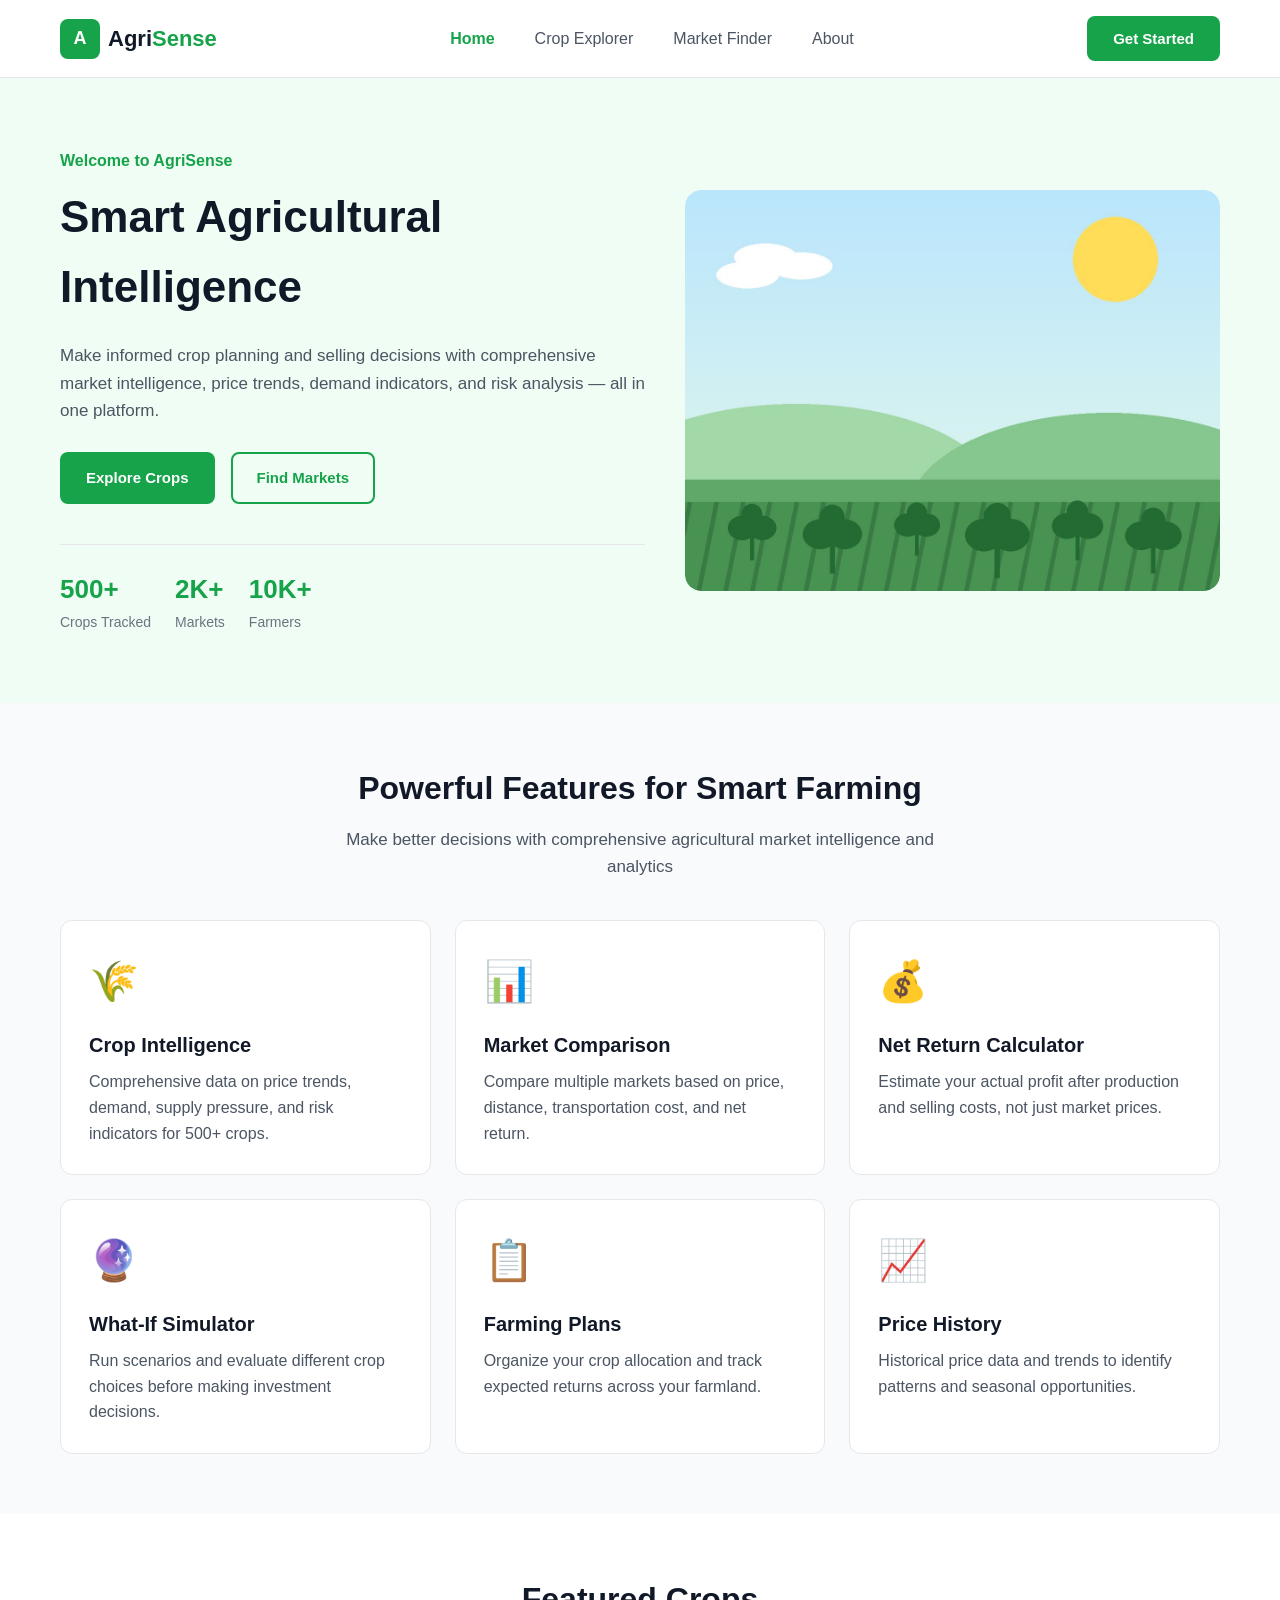
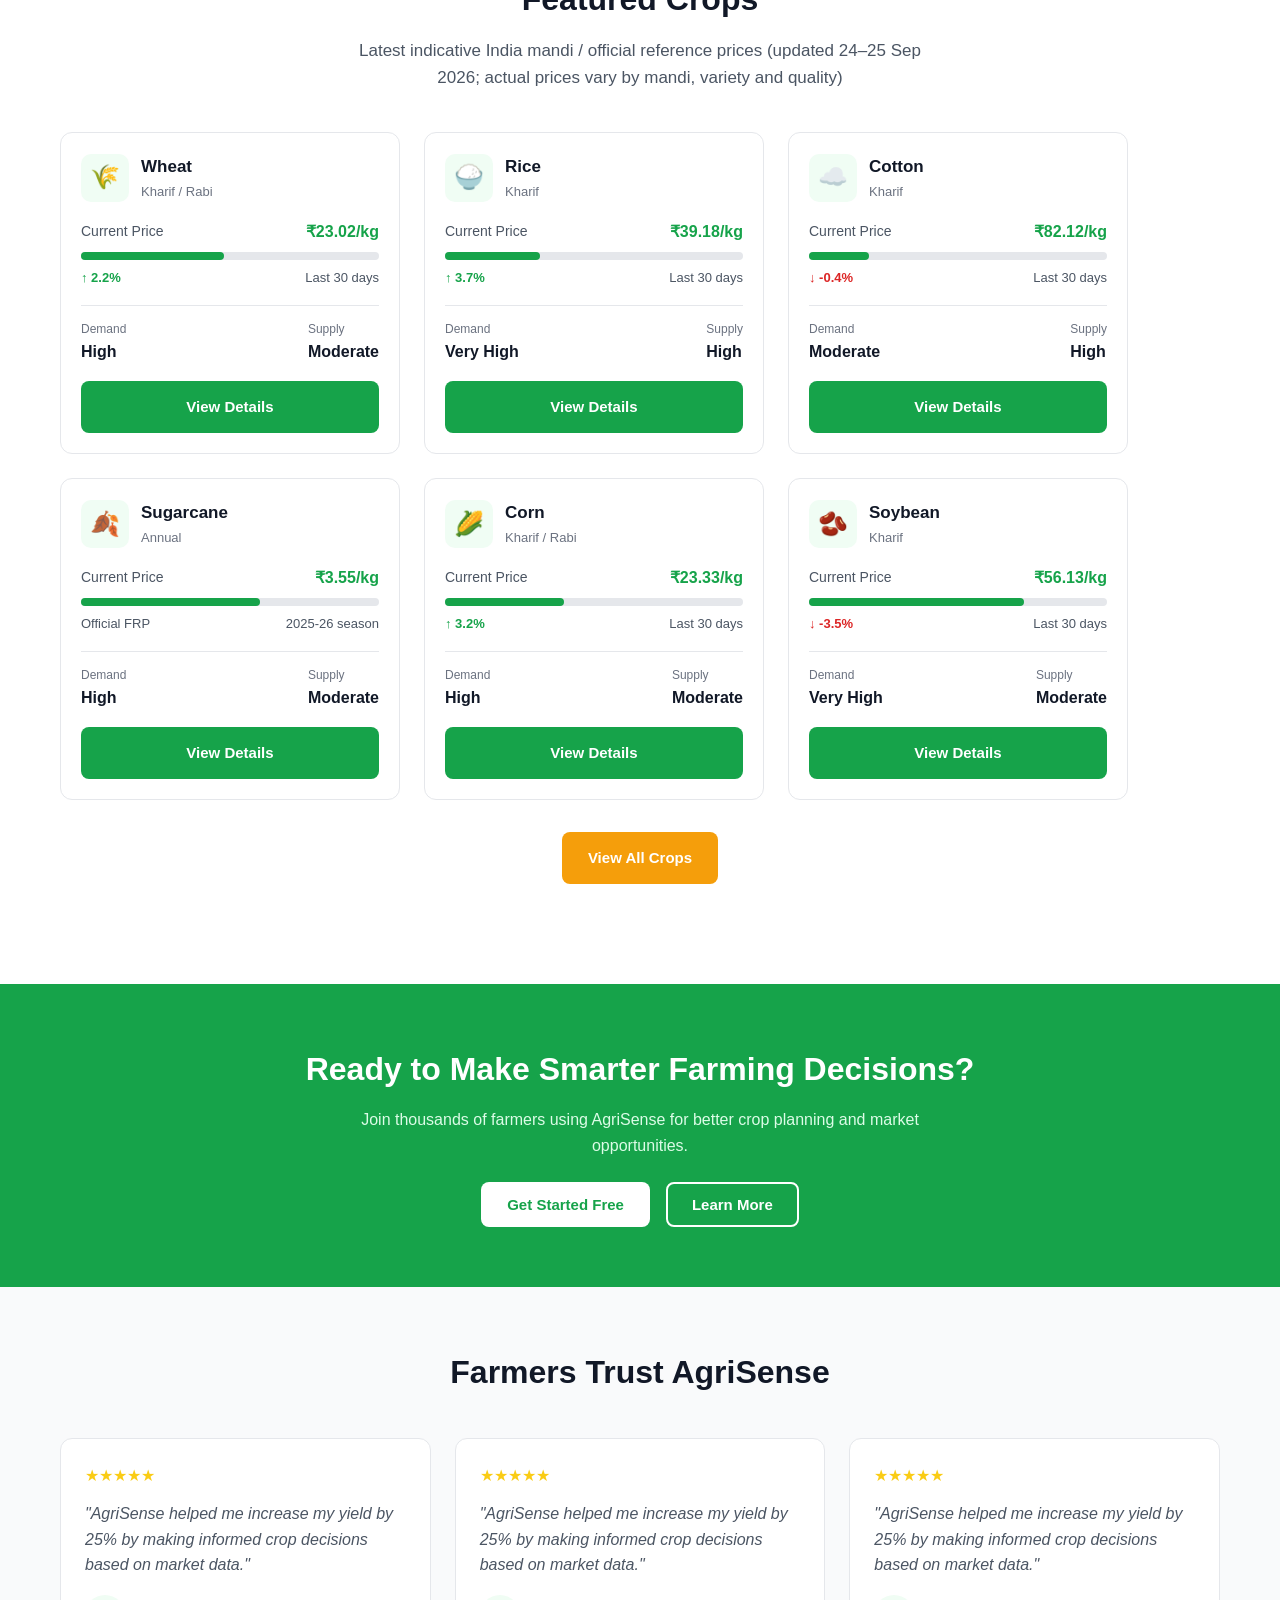
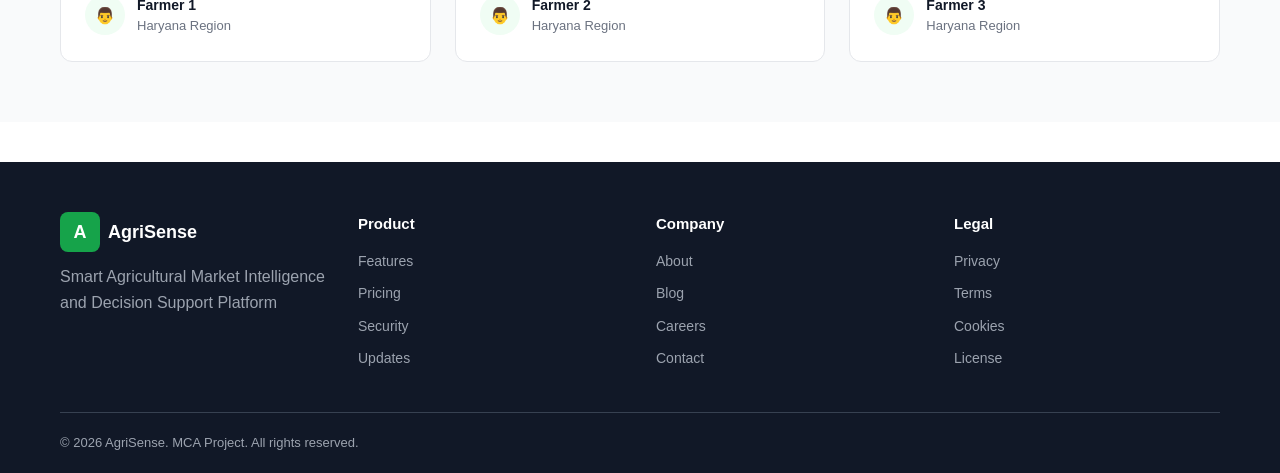
<file: index.html>
<!DOCTYPE html>
<html lang="en">
<head>
  <meta charset="UTF-8">
  <meta name="viewport" content="width=device-width, initial-scale=1.0">
  <title>AgriSense - Smart Agricultural Intelligence</title>
  <link rel="stylesheet" href="css/style.css">
</head>
<body>

  <!-- ============ NAVBAR ============ -->
  <header class="navbar">
    <!-- Hidden checkbox that remembers if the mobile menu is open.
         Pure CSS - no JavaScript involved. -->
    <input type="checkbox" id="navToggle" class="navbar-toggle-checkbox">

    <div class="container navbar-inner">

      <a href="index.html" class="navbar-logo">
        <div class="navbar-logo-box">A</div>
        <span class="navbar-logo-text">Agri<span>Sense</span></span>
      </a>

      <nav class="navbar-menu">
        <a href="index.html" class="navbar-link active">Home</a>
        <a href="crops.html" class="navbar-link">Crop Explorer</a>
        <a href="markets.html" class="navbar-link">Market Finder</a>
        <a href="index.html" class="navbar-link">About</a>
      </nav>

      <div class="navbar-actions">
        <button class="btn btn-primary">Get Started</button>
      </div>

      <!-- Clicking this label checks/unchecks #navToggle above -->
      <label for="navToggle" class="navbar-toggle" aria-label="Toggle menu">
        <span class="navbar-toggle-bar"></span>
        <span class="navbar-toggle-bar"></span>
        <span class="navbar-toggle-bar"></span>
      </label>
    </div>

    <div class="navbar-mobile-menu-wrap">
      <div class="container">
        <nav class="navbar-mobile-menu">
          <a href="index.html" class="navbar-mobile-link">Home</a>
          <a href="crops.html" class="navbar-mobile-link">Crop Explorer</a>
          <a href="markets.html" class="navbar-mobile-link">Market Finder</a>
          <a href="index.html" class="navbar-mobile-link">About</a>
          <button class="btn btn-primary btn-full-width">Get Started</button>
        </nav>
      </div>
    </div>
  </header>

  <!-- ============ HERO SECTION ============ -->
  <section class="hero">
    <div class="container hero-inner">

      <div class="hero-content">
        <p class="hero-tag">Welcome to AgriSense</p>
        <h1 class="hero-title">Smart Agricultural Intelligence</h1>
        <p class="hero-text">
          Make informed crop planning and selling decisions with comprehensive
          market intelligence, price trends, demand indicators, and risk
          analysis — all in one platform.
        </p>

        <div class="hero-buttons">
          <a href="crops.html" class="btn btn-primary">Explore Crops</a>
          <a href="markets.html" class="btn btn-outline">Find Markets</a>
        </div>

        <div class="hero-stats">
          <div>
            <p class="hero-stat-number">500+</p>
            <p class="hero-stat-label">Crops Tracked</p>
          </div>
          <div>
            <p class="hero-stat-number">2K+</p>
            <p class="hero-stat-label">Markets</p>
          </div>
          <div>
            <p class="hero-stat-number">10K+</p>
            <p class="hero-stat-label">Farmers</p>
          </div>
        </div>
      </div>

      <!-- Banner image -->
      <div class="hero-image-box">
        <img src="images/banner-home.jpg" alt="Green farm field illustration">
      </div>

    </div>
  </section>

  <!-- ============ FEATURES SECTION ============ -->
  <section class="section section-light">
    <div class="container">

      <div class="section-heading">
        <h2>Powerful Features for Smart Farming</h2>
        <p>Make better decisions with comprehensive agricultural market intelligence and analytics</p>
      </div>

      <div class="features-list">
        <div class="feature-card">
          <div class="feature-icon">🌾</div>
          <h3 class="feature-title">Crop Intelligence</h3>
          <p>Comprehensive data on price trends, demand, supply pressure, and risk indicators for 500+ crops.</p>
        </div>
        <div class="feature-card">
          <div class="feature-icon">📊</div>
          <h3 class="feature-title">Market Comparison</h3>
          <p>Compare multiple markets based on price, distance, transportation cost, and net return.</p>
        </div>
        <div class="feature-card">
          <div class="feature-icon">💰</div>
          <h3 class="feature-title">Net Return Calculator</h3>
          <p>Estimate your actual profit after production and selling costs, not just market prices.</p>
        </div>
        <div class="feature-card">
          <div class="feature-icon">🔮</div>
          <h3 class="feature-title">What-If Simulator</h3>
          <p>Run scenarios and evaluate different crop choices before making investment decisions.</p>
        </div>
        <div class="feature-card">
          <div class="feature-icon">📋</div>
          <h3 class="feature-title">Farming Plans</h3>
          <p>Organize your crop allocation and track expected returns across your farmland.</p>
        </div>
        <div class="feature-card">
          <div class="feature-icon">📈</div>
          <h3 class="feature-title">Price History</h3>
          <p>Historical price data and trends to identify patterns and seasonal opportunities.</p>
        </div>
      </div>

    </div>
  </section>

  <!-- ============ FEATURED CROPS SECTION ============ -->
  <section class="section">
    <div class="container">

      <div class="section-heading">
        <h2>Featured Crops</h2>
        <p>Latest indicative India mandi / official reference prices (updated 24–25 Sep 2026; actual prices vary by mandi, variety and quality)</p>
      </div>

      <div class="crops-list">
        <div class="crop-card">
          <div class="crop-card-top">
            <div class="crop-icon-box">🌾</div>
            <div>
              <h3 class="crop-name">Wheat</h3>
              <p class="crop-season">Kharif / Rabi</p>
            </div>
          </div>

          <div class="crop-price-row">
            <span class="crop-price-label">Current Price</span>
            <span class="crop-price-value">₹23.02/kg</span>
          </div>

          <div class="crop-progress-track">
            <div class="crop-progress-fill" style="width:48%;"></div>
          </div>

          <div class="crop-trend-row">
            <span class="crop-trend-up">↑ 2.2%</span>
            <span>Last 30 days</span>
          </div>

          <div class="crop-extra-row">
            <div>
              <p class="crop-extra-label">Demand</p>
              <p class="crop-extra-value">High</p>
            </div>
            <div>
              <p class="crop-extra-label">Supply</p>
              <p class="crop-extra-value">Moderate</p>
            </div>
          </div>

          <a href="#" class="btn btn-primary btn-full-width">View Details</a>
        </div>

        <div class="crop-card">
          <div class="crop-card-top">
            <div class="crop-icon-box">🍚</div>
            <div>
              <h3 class="crop-name">Rice</h3>
              <p class="crop-season">Kharif</p>
            </div>
          </div>

          <div class="crop-price-row">
            <span class="crop-price-label">Current Price</span>
            <span class="crop-price-value">₹39.18/kg</span>
          </div>

          <div class="crop-progress-track">
            <div class="crop-progress-fill" style="width:32%;"></div>
          </div>

          <div class="crop-trend-row">
            <span class="crop-trend-up">↑ 3.7%</span>
            <span>Last 30 days</span>
          </div>

          <div class="crop-extra-row">
            <div>
              <p class="crop-extra-label">Demand</p>
              <p class="crop-extra-value">Very High</p>
            </div>
            <div>
              <p class="crop-extra-label">Supply</p>
              <p class="crop-extra-value">High</p>
            </div>
          </div>

          <a href="#" class="btn btn-primary btn-full-width">View Details</a>
        </div>

        <div class="crop-card">
          <div class="crop-card-top">
            <div class="crop-icon-box">☁️</div>
            <div>
              <h3 class="crop-name">Cotton</h3>
              <p class="crop-season">Kharif</p>
            </div>
          </div>

          <div class="crop-price-row">
            <span class="crop-price-label">Current Price</span>
            <span class="crop-price-value">₹82.12/kg</span>
          </div>

          <div class="crop-progress-track">
            <div class="crop-progress-fill" style="width:20%;"></div>
          </div>

          <div class="crop-trend-row">
            <span class="crop-trend-down">↓ -0.4%</span>
            <span>Last 30 days</span>
          </div>

          <div class="crop-extra-row">
            <div>
              <p class="crop-extra-label">Demand</p>
              <p class="crop-extra-value">Moderate</p>
            </div>
            <div>
              <p class="crop-extra-label">Supply</p>
              <p class="crop-extra-value">High</p>
            </div>
          </div>

          <a href="#" class="btn btn-primary btn-full-width">View Details</a>
        </div>

        <div class="crop-card">
          <div class="crop-card-top">
            <div class="crop-icon-box">🍂</div>
            <div>
              <h3 class="crop-name">Sugarcane</h3>
              <p class="crop-season">Annual</p>
            </div>
          </div>

          <div class="crop-price-row">
            <span class="crop-price-label">Current Price</span>
            <span class="crop-price-value">₹3.55/kg</span>
          </div>

          <div class="crop-progress-track">
            <div class="crop-progress-fill" style="width:60%;"></div>
          </div>

          <div class="crop-trend-row">
            <span>Official FRP</span>
            <span>2025-26 season</span>
          </div>

          <div class="crop-extra-row">
            <div>
              <p class="crop-extra-label">Demand</p>
              <p class="crop-extra-value">High</p>
            </div>
            <div>
              <p class="crop-extra-label">Supply</p>
              <p class="crop-extra-value">Moderate</p>
            </div>
          </div>

          <a href="#" class="btn btn-primary btn-full-width">View Details</a>
        </div>

        <div class="crop-card">
          <div class="crop-card-top">
            <div class="crop-icon-box">🌽</div>
            <div>
              <h3 class="crop-name">Corn</h3>
              <p class="crop-season">Kharif / Rabi</p>
            </div>
          </div>

          <div class="crop-price-row">
            <span class="crop-price-label">Current Price</span>
            <span class="crop-price-value">₹23.33/kg</span>
          </div>

          <div class="crop-progress-track">
            <div class="crop-progress-fill" style="width:40%;"></div>
          </div>

          <div class="crop-trend-row">
            <span class="crop-trend-up">↑ 3.2%</span>
            <span>Last 30 days</span>
          </div>

          <div class="crop-extra-row">
            <div>
              <p class="crop-extra-label">Demand</p>
              <p class="crop-extra-value">High</p>
            </div>
            <div>
              <p class="crop-extra-label">Supply</p>
              <p class="crop-extra-value">Moderate</p>
            </div>
          </div>

          <a href="#" class="btn btn-primary btn-full-width">View Details</a>
        </div>

        <div class="crop-card">
          <div class="crop-card-top">
            <div class="crop-icon-box">🫘</div>
            <div>
              <h3 class="crop-name">Soybean</h3>
              <p class="crop-season">Kharif</p>
            </div>
          </div>

          <div class="crop-price-row">
            <span class="crop-price-label">Current Price</span>
            <span class="crop-price-value">₹56.13/kg</span>
          </div>

          <div class="crop-progress-track">
            <div class="crop-progress-fill" style="width:72%;"></div>
          </div>

          <div class="crop-trend-row">
            <span class="crop-trend-down">↓ -3.5%</span>
            <span>Last 30 days</span>
          </div>

          <div class="crop-extra-row">
            <div>
              <p class="crop-extra-label">Demand</p>
              <p class="crop-extra-value">Very High</p>
            </div>
            <div>
              <p class="crop-extra-label">Supply</p>
              <p class="crop-extra-value">Moderate</p>
            </div>
          </div>

          <a href="#" class="btn btn-primary btn-full-width">View Details</a>
        </div>
      </div>

      <div class="section-heading" style="margin-top: 32px;">
        <a href="crops.html" class="btn btn-secondary">View All Crops</a>
      </div>

    </div>
  </section>

  <!-- ============ CALL TO ACTION SECTION ============ -->
  <section class="cta-section">
    <div class="container">
      <h2>Ready to Make Smarter Farming Decisions?</h2>
      <p>Join thousands of farmers using AgriSense for better crop planning and market opportunities.</p>
      <div class="cta-buttons">
        <button class="btn btn-primary">Get Started Free</button>
        <button class="btn btn-outline">Learn More</button>
      </div>
    </div>
  </section>

  <!-- ============ TESTIMONIALS SECTION ============ -->
  <section class="section section-light">
    <div class="container">

      <div class="section-heading">
        <h2>Farmers Trust AgriSense</h2>
      </div>

      <div class="testimonials-list">

        <div class="testimonial-card">
          <div class="testimonial-stars">★★★★★</div>
          <p class="testimonial-text">"AgriSense helped me increase my yield by 25% by making informed crop decisions based on market data."</p>
          <div class="testimonial-author">
            <div class="testimonial-avatar">👨</div>
            <div>
              <p class="testimonial-name">Farmer 1</p>
              <p class="testimonial-location">Haryana Region</p>
            </div>
          </div>
        </div>

        <div class="testimonial-card">
          <div class="testimonial-stars">★★★★★</div>
          <p class="testimonial-text">"AgriSense helped me increase my yield by 25% by making informed crop decisions based on market data."</p>
          <div class="testimonial-author">
            <div class="testimonial-avatar">👨</div>
            <div>
              <p class="testimonial-name">Farmer 2</p>
              <p class="testimonial-location">Haryana Region</p>
            </div>
          </div>
        </div>

        <div class="testimonial-card">
          <div class="testimonial-stars">★★★★★</div>
          <p class="testimonial-text">"AgriSense helped me increase my yield by 25% by making informed crop decisions based on market data."</p>
          <div class="testimonial-author">
            <div class="testimonial-avatar">👨</div>
            <div>
              <p class="testimonial-name">Farmer 3</p>
              <p class="testimonial-location">Haryana Region</p>
            </div>
          </div>
        </div>

      </div>
    </div>
  </section>

  <!-- ============ FOOTER ============ -->
  <footer class="footer">
    <div class="container">

      <div class="footer-top">
        <div class="footer-column">
          <div class="footer-brand">
            <div class="navbar-logo-box">A</div>
            <span class="footer-brand-text">AgriSense</span>
          </div>
          <p>Smart Agricultural Market Intelligence and Decision Support Platform</p>
        </div>

        <div class="footer-column">
          <h4 class="footer-heading">Product</h4>
          <ul>
            <li><a href="#">Features</a></li>
            <li><a href="#">Pricing</a></li>
            <li><a href="#">Security</a></li>
            <li><a href="#">Updates</a></li>
          </ul>
        </div>

        <div class="footer-column">
          <h4 class="footer-heading">Company</h4>
          <ul>
            <li><a href="#">About</a></li>
            <li><a href="#">Blog</a></li>
            <li><a href="#">Careers</a></li>
            <li><a href="#">Contact</a></li>
          </ul>
        </div>

        <div class="footer-column">
          <h4 class="footer-heading">Legal</h4>
          <ul>
            <li><a href="#">Privacy</a></li>
            <li><a href="#">Terms</a></li>
            <li><a href="#">Cookies</a></li>
            <li><a href="#">License</a></li>
          </ul>
        </div>
      </div>

      <div class="footer-bottom">
        <p>&copy; 2026 AgriSense. MCA Project. All rights reserved.</p>
      </div>

    </div>
  </footer>

</body>
</html>
</file>
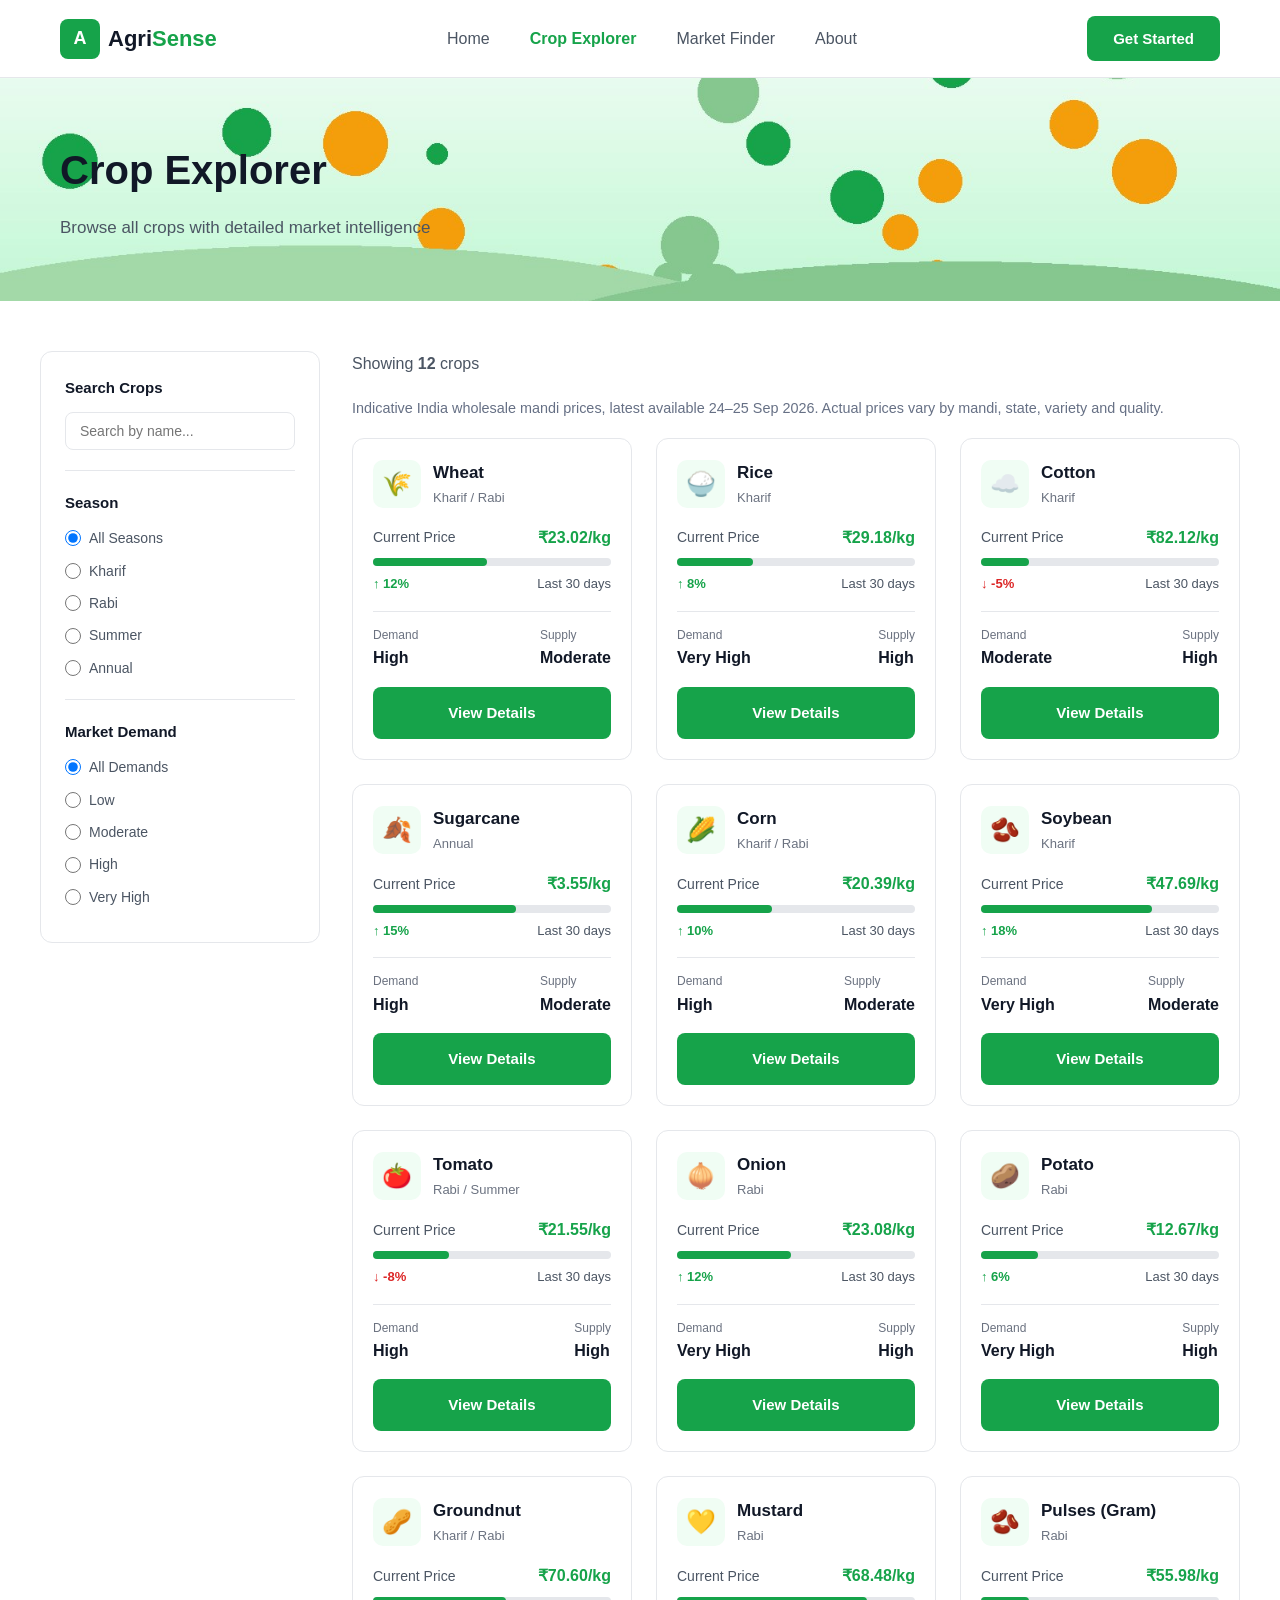
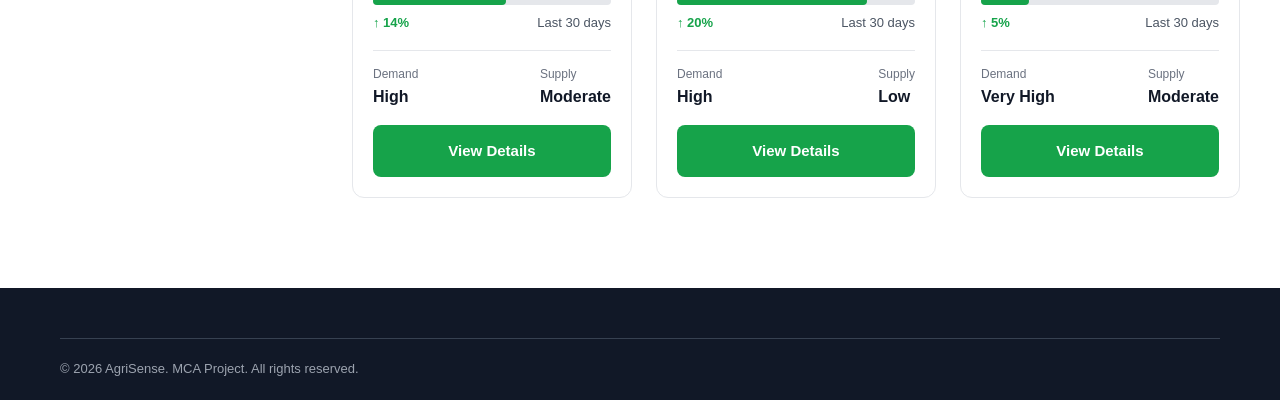
<file: crops.html>
<!DOCTYPE html>
<html lang="en">
<head>
  <meta charset="UTF-8">
  <meta name="viewport" content="width=device-width, initial-scale=1.0">
  <title>Crop Explorer - AgriSense</title>
  <link rel="stylesheet" href="css/style.css">
</head>
<body>

  <!-- ============ NAVBAR ============ -->
  <header class="navbar">
    <!-- Hidden checkbox that remembers if the mobile menu is open.
         Pure CSS - no JavaScript involved. -->
    <input type="checkbox" id="navToggle" class="navbar-toggle-checkbox">

    <div class="container navbar-inner">

      <a href="index.html" class="navbar-logo">
        <div class="navbar-logo-box">A</div>
        <span class="navbar-logo-text">Agri<span>Sense</span></span>
      </a>

      <nav class="navbar-menu">
        <a href="index.html" class="navbar-link">Home</a>
        <a href="crops.html" class="navbar-link active">Crop Explorer</a>
        <a href="markets.html" class="navbar-link">Market Finder</a>
        <a href="index.html" class="navbar-link">About</a>
      </nav>

      <div class="navbar-actions">
        <button class="btn btn-primary">Get Started</button>
      </div>

      <!-- Clicking this label checks/unchecks #navToggle above -->
      <label for="navToggle" class="navbar-toggle" aria-label="Toggle menu">
        <span class="navbar-toggle-bar"></span>
        <span class="navbar-toggle-bar"></span>
        <span class="navbar-toggle-bar"></span>
      </label>
    </div>

    <div class="navbar-mobile-menu-wrap">
      <div class="container">
        <nav class="navbar-mobile-menu">
          <a href="index.html" class="navbar-mobile-link">Home</a>
          <a href="crops.html" class="navbar-mobile-link">Crop Explorer</a>
          <a href="markets.html" class="navbar-mobile-link">Market Finder</a>
          <a href="index.html" class="navbar-mobile-link">About</a>
          <button class="btn btn-primary btn-full-width">Get Started</button>
        </nav>
      </div>
    </div>
  </header>

  <!-- ============ PAGE HEADER (with banner image) ============ -->
  <section class="page-header page-header-crops">
    <div class="container">
      <h1>Crop Explorer</h1>
      <p>Browse all crops with detailed market intelligence</p>
    </div>
  </section>

  <!-- ============ FILTERS + CROP GRID ============ -->
  <!-- Note: this is a plain HTML/CSS page, so the search box and
       filters below are for visual layout only. Making them actually
       filter the crops would need JavaScript, which this version
       does not use. -->
  <section class="container page-content">

    <aside class="filter-sidebar">

      <div class="filter-group">
        <h3 class="filter-title">Search Crops</h3>
        <input type="text" class="search-input" placeholder="Search by name...">
      </div>

      <div class="filter-group">
        <h3 class="filter-title">Season</h3>
        <label class="radio-option">
          <input type="radio" name="season" checked>
          <span>All Seasons</span>
        </label>
        <label class="radio-option">
          <input type="radio" name="season">
          <span>Kharif</span>
        </label>
        <label class="radio-option">
          <input type="radio" name="season">
          <span>Rabi</span>
        </label>
        <label class="radio-option">
          <input type="radio" name="season">
          <span>Summer</span>
        </label>
        <label class="radio-option">
          <input type="radio" name="season">
          <span>Annual</span>
        </label>
      </div>

      <div class="filter-group">
        <h3 class="filter-title">Market Demand</h3>
        <label class="radio-option">
          <input type="radio" name="demand" checked>
          <span>All Demands</span>
        </label>
        <label class="radio-option">
          <input type="radio" name="demand">
          <span>Low</span>
        </label>
        <label class="radio-option">
          <input type="radio" name="demand">
          <span>Moderate</span>
        </label>
        <label class="radio-option">
          <input type="radio" name="demand">
          <span>High</span>
        </label>
        <label class="radio-option">
          <input type="radio" name="demand">
          <span>Very High</span>
        </label>
      </div>

    </aside>

    <div class="results-area">

      <div class="results-info-row">
        <p>Showing <strong>12</strong> crops</p>
      </div>

      <p style="margin: 0 0 18px; color: #667085; font-size: 0.9rem;">
        Indicative India wholesale mandi prices, latest available 24–25 Sep 2026.
        Actual prices vary by mandi, state, variety and quality.
      </p>

      <div class="crops-list">
        <div class="crop-card">
          <div class="crop-card-top">
            <div class="crop-icon-box">🌾</div>
            <div>
              <h3 class="crop-name">Wheat</h3>
              <p class="crop-season">Kharif / Rabi</p>
            </div>
          </div>

          <div class="crop-price-row">
            <span class="crop-price-label">Current Price</span>
            <span class="crop-price-value">₹23.02/kg</span>
          </div>

          <div class="crop-progress-track">
            <div class="crop-progress-fill" style="width:48%;"></div>
          </div>

          <div class="crop-trend-row">
            <span class="crop-trend-up">↑ 12%</span>
            <span>Last 30 days</span>
          </div>

          <div class="crop-extra-row">
            <div>
              <p class="crop-extra-label">Demand</p>
              <p class="crop-extra-value">High</p>
            </div>
            <div>
              <p class="crop-extra-label">Supply</p>
              <p class="crop-extra-value">Moderate</p>
            </div>
          </div>

          <a href="#" class="btn btn-primary btn-full-width">View Details</a>
        </div>

        <div class="crop-card">
          <div class="crop-card-top">
            <div class="crop-icon-box">🍚</div>
            <div>
              <h3 class="crop-name">Rice</h3>
              <p class="crop-season">Kharif</p>
            </div>
          </div>

          <div class="crop-price-row">
            <span class="crop-price-label">Current Price</span>
            <span class="crop-price-value">₹29.18/kg</span>
          </div>

          <div class="crop-progress-track">
            <div class="crop-progress-fill" style="width:32%;"></div>
          </div>

          <div class="crop-trend-row">
            <span class="crop-trend-up">↑ 8%</span>
            <span>Last 30 days</span>
          </div>

          <div class="crop-extra-row">
            <div>
              <p class="crop-extra-label">Demand</p>
              <p class="crop-extra-value">Very High</p>
            </div>
            <div>
              <p class="crop-extra-label">Supply</p>
              <p class="crop-extra-value">High</p>
            </div>
          </div>

          <a href="#" class="btn btn-primary btn-full-width">View Details</a>
        </div>

        <div class="crop-card">
          <div class="crop-card-top">
            <div class="crop-icon-box">☁️</div>
            <div>
              <h3 class="crop-name">Cotton</h3>
              <p class="crop-season">Kharif</p>
            </div>
          </div>

          <div class="crop-price-row">
            <span class="crop-price-label">Current Price</span>
            <span class="crop-price-value">₹82.12/kg</span>
          </div>

          <div class="crop-progress-track">
            <div class="crop-progress-fill" style="width:20%;"></div>
          </div>

          <div class="crop-trend-row">
            <span class="crop-trend-down">↓ -5%</span>
            <span>Last 30 days</span>
          </div>

          <div class="crop-extra-row">
            <div>
              <p class="crop-extra-label">Demand</p>
              <p class="crop-extra-value">Moderate</p>
            </div>
            <div>
              <p class="crop-extra-label">Supply</p>
              <p class="crop-extra-value">High</p>
            </div>
          </div>

          <a href="#" class="btn btn-primary btn-full-width">View Details</a>
        </div>

        <div class="crop-card">
          <div class="crop-card-top">
            <div class="crop-icon-box">🍂</div>
            <div>
              <h3 class="crop-name">Sugarcane</h3>
              <p class="crop-season">Annual</p>
            </div>
          </div>

          <div class="crop-price-row">
            <span class="crop-price-label">Current Price</span>
            <span class="crop-price-value">₹3.55/kg</span>
          </div>

          <div class="crop-progress-track">
            <div class="crop-progress-fill" style="width:60%;"></div>
          </div>

          <div class="crop-trend-row">
            <span class="crop-trend-up">↑ 15%</span>
            <span>Last 30 days</span>
          </div>

          <div class="crop-extra-row">
            <div>
              <p class="crop-extra-label">Demand</p>
              <p class="crop-extra-value">High</p>
            </div>
            <div>
              <p class="crop-extra-label">Supply</p>
              <p class="crop-extra-value">Moderate</p>
            </div>
          </div>

          <a href="#" class="btn btn-primary btn-full-width">View Details</a>
        </div>

        <div class="crop-card">
          <div class="crop-card-top">
            <div class="crop-icon-box">🌽</div>
            <div>
              <h3 class="crop-name">Corn</h3>
              <p class="crop-season">Kharif / Rabi</p>
            </div>
          </div>

          <div class="crop-price-row">
            <span class="crop-price-label">Current Price</span>
            <span class="crop-price-value">₹20.39/kg</span>
          </div>

          <div class="crop-progress-track">
            <div class="crop-progress-fill" style="width:40%;"></div>
          </div>

          <div class="crop-trend-row">
            <span class="crop-trend-up">↑ 10%</span>
            <span>Last 30 days</span>
          </div>

          <div class="crop-extra-row">
            <div>
              <p class="crop-extra-label">Demand</p>
              <p class="crop-extra-value">High</p>
            </div>
            <div>
              <p class="crop-extra-label">Supply</p>
              <p class="crop-extra-value">Moderate</p>
            </div>
          </div>

          <a href="#" class="btn btn-primary btn-full-width">View Details</a>
        </div>

        <div class="crop-card">
          <div class="crop-card-top">
            <div class="crop-icon-box">🫘</div>
            <div>
              <h3 class="crop-name">Soybean</h3>
              <p class="crop-season">Kharif</p>
            </div>
          </div>

          <div class="crop-price-row">
            <span class="crop-price-label">Current Price</span>
            <span class="crop-price-value">₹47.69/kg</span>
          </div>

          <div class="crop-progress-track">
            <div class="crop-progress-fill" style="width:72%;"></div>
          </div>

          <div class="crop-trend-row">
            <span class="crop-trend-up">↑ 18%</span>
            <span>Last 30 days</span>
          </div>

          <div class="crop-extra-row">
            <div>
              <p class="crop-extra-label">Demand</p>
              <p class="crop-extra-value">Very High</p>
            </div>
            <div>
              <p class="crop-extra-label">Supply</p>
              <p class="crop-extra-value">Moderate</p>
            </div>
          </div>

          <a href="#" class="btn btn-primary btn-full-width">View Details</a>
        </div>

        <div class="crop-card">
          <div class="crop-card-top">
            <div class="crop-icon-box">🍅</div>
            <div>
              <h3 class="crop-name">Tomato</h3>
              <p class="crop-season">Rabi / Summer</p>
            </div>
          </div>

          <div class="crop-price-row">
            <span class="crop-price-label">Current Price</span>
            <span class="crop-price-value">₹21.55/kg</span>
          </div>

          <div class="crop-progress-track">
            <div class="crop-progress-fill" style="width:32%;"></div>
          </div>

          <div class="crop-trend-row">
            <span class="crop-trend-down">↓ -8%</span>
            <span>Last 30 days</span>
          </div>

          <div class="crop-extra-row">
            <div>
              <p class="crop-extra-label">Demand</p>
              <p class="crop-extra-value">High</p>
            </div>
            <div>
              <p class="crop-extra-label">Supply</p>
              <p class="crop-extra-value">High</p>
            </div>
          </div>

          <a href="#" class="btn btn-primary btn-full-width">View Details</a>
        </div>

        <div class="crop-card">
          <div class="crop-card-top">
            <div class="crop-icon-box">🧅</div>
            <div>
              <h3 class="crop-name">Onion</h3>
              <p class="crop-season">Rabi</p>
            </div>
          </div>

          <div class="crop-price-row">
            <span class="crop-price-label">Current Price</span>
            <span class="crop-price-value">₹23.08/kg</span>
          </div>

          <div class="crop-progress-track">
            <div class="crop-progress-fill" style="width:48%;"></div>
          </div>

          <div class="crop-trend-row">
            <span class="crop-trend-up">↑ 12%</span>
            <span>Last 30 days</span>
          </div>

          <div class="crop-extra-row">
            <div>
              <p class="crop-extra-label">Demand</p>
              <p class="crop-extra-value">Very High</p>
            </div>
            <div>
              <p class="crop-extra-label">Supply</p>
              <p class="crop-extra-value">High</p>
            </div>
          </div>

          <a href="#" class="btn btn-primary btn-full-width">View Details</a>
        </div>

        <div class="crop-card">
          <div class="crop-card-top">
            <div class="crop-icon-box">🥔</div>
            <div>
              <h3 class="crop-name">Potato</h3>
              <p class="crop-season">Rabi</p>
            </div>
          </div>

          <div class="crop-price-row">
            <span class="crop-price-label">Current Price</span>
            <span class="crop-price-value">₹12.67/kg</span>
          </div>

          <div class="crop-progress-track">
            <div class="crop-progress-fill" style="width:24%;"></div>
          </div>

          <div class="crop-trend-row">
            <span class="crop-trend-up">↑ 6%</span>
            <span>Last 30 days</span>
          </div>

          <div class="crop-extra-row">
            <div>
              <p class="crop-extra-label">Demand</p>
              <p class="crop-extra-value">Very High</p>
            </div>
            <div>
              <p class="crop-extra-label">Supply</p>
              <p class="crop-extra-value">High</p>
            </div>
          </div>

          <a href="#" class="btn btn-primary btn-full-width">View Details</a>
        </div>

        <div class="crop-card">
          <div class="crop-card-top">
            <div class="crop-icon-box">🥜</div>
            <div>
              <h3 class="crop-name">Groundnut</h3>
              <p class="crop-season">Kharif / Rabi</p>
            </div>
          </div>

          <div class="crop-price-row">
            <span class="crop-price-label">Current Price</span>
            <span class="crop-price-value">₹70.60/kg</span>
          </div>

          <div class="crop-progress-track">
            <div class="crop-progress-fill" style="width:56%;"></div>
          </div>

          <div class="crop-trend-row">
            <span class="crop-trend-up">↑ 14%</span>
            <span>Last 30 days</span>
          </div>

          <div class="crop-extra-row">
            <div>
              <p class="crop-extra-label">Demand</p>
              <p class="crop-extra-value">High</p>
            </div>
            <div>
              <p class="crop-extra-label">Supply</p>
              <p class="crop-extra-value">Moderate</p>
            </div>
          </div>

          <a href="#" class="btn btn-primary btn-full-width">View Details</a>
        </div>

        <div class="crop-card">
          <div class="crop-card-top">
            <div class="crop-icon-box">💛</div>
            <div>
              <h3 class="crop-name">Mustard</h3>
              <p class="crop-season">Rabi</p>
            </div>
          </div>

          <div class="crop-price-row">
            <span class="crop-price-label">Current Price</span>
            <span class="crop-price-value">₹68.48/kg</span>
          </div>

          <div class="crop-progress-track">
            <div class="crop-progress-fill" style="width:80%;"></div>
          </div>

          <div class="crop-trend-row">
            <span class="crop-trend-up">↑ 20%</span>
            <span>Last 30 days</span>
          </div>

          <div class="crop-extra-row">
            <div>
              <p class="crop-extra-label">Demand</p>
              <p class="crop-extra-value">High</p>
            </div>
            <div>
              <p class="crop-extra-label">Supply</p>
              <p class="crop-extra-value">Low</p>
            </div>
          </div>

          <a href="#" class="btn btn-primary btn-full-width">View Details</a>
        </div>

        <div class="crop-card">
          <div class="crop-card-top">
            <div class="crop-icon-box">🫘</div>
            <div>
              <h3 class="crop-name">Pulses (Gram)</h3>
              <p class="crop-season">Rabi</p>
            </div>
          </div>

          <div class="crop-price-row">
            <span class="crop-price-label">Current Price</span>
            <span class="crop-price-value">₹55.98/kg</span>
          </div>

          <div class="crop-progress-track">
            <div class="crop-progress-fill" style="width:20%;"></div>
          </div>

          <div class="crop-trend-row">
            <span class="crop-trend-up">↑ 5%</span>
            <span>Last 30 days</span>
          </div>

          <div class="crop-extra-row">
            <div>
              <p class="crop-extra-label">Demand</p>
              <p class="crop-extra-value">Very High</p>
            </div>
            <div>
              <p class="crop-extra-label">Supply</p>
              <p class="crop-extra-value">Moderate</p>
            </div>
          </div>

          <a href="#" class="btn btn-primary btn-full-width">View Details</a>
        </div>
      </div>

    </div>

  </section>

  <!-- ============ FOOTER ============ -->
  <footer class="footer">
    <div class="container">
      <div class="footer-bottom">
        <p>&copy; 2026 AgriSense. MCA Project. All rights reserved.</p>
      </div>
    </div>
  </footer>

</body>
</html>
</file>
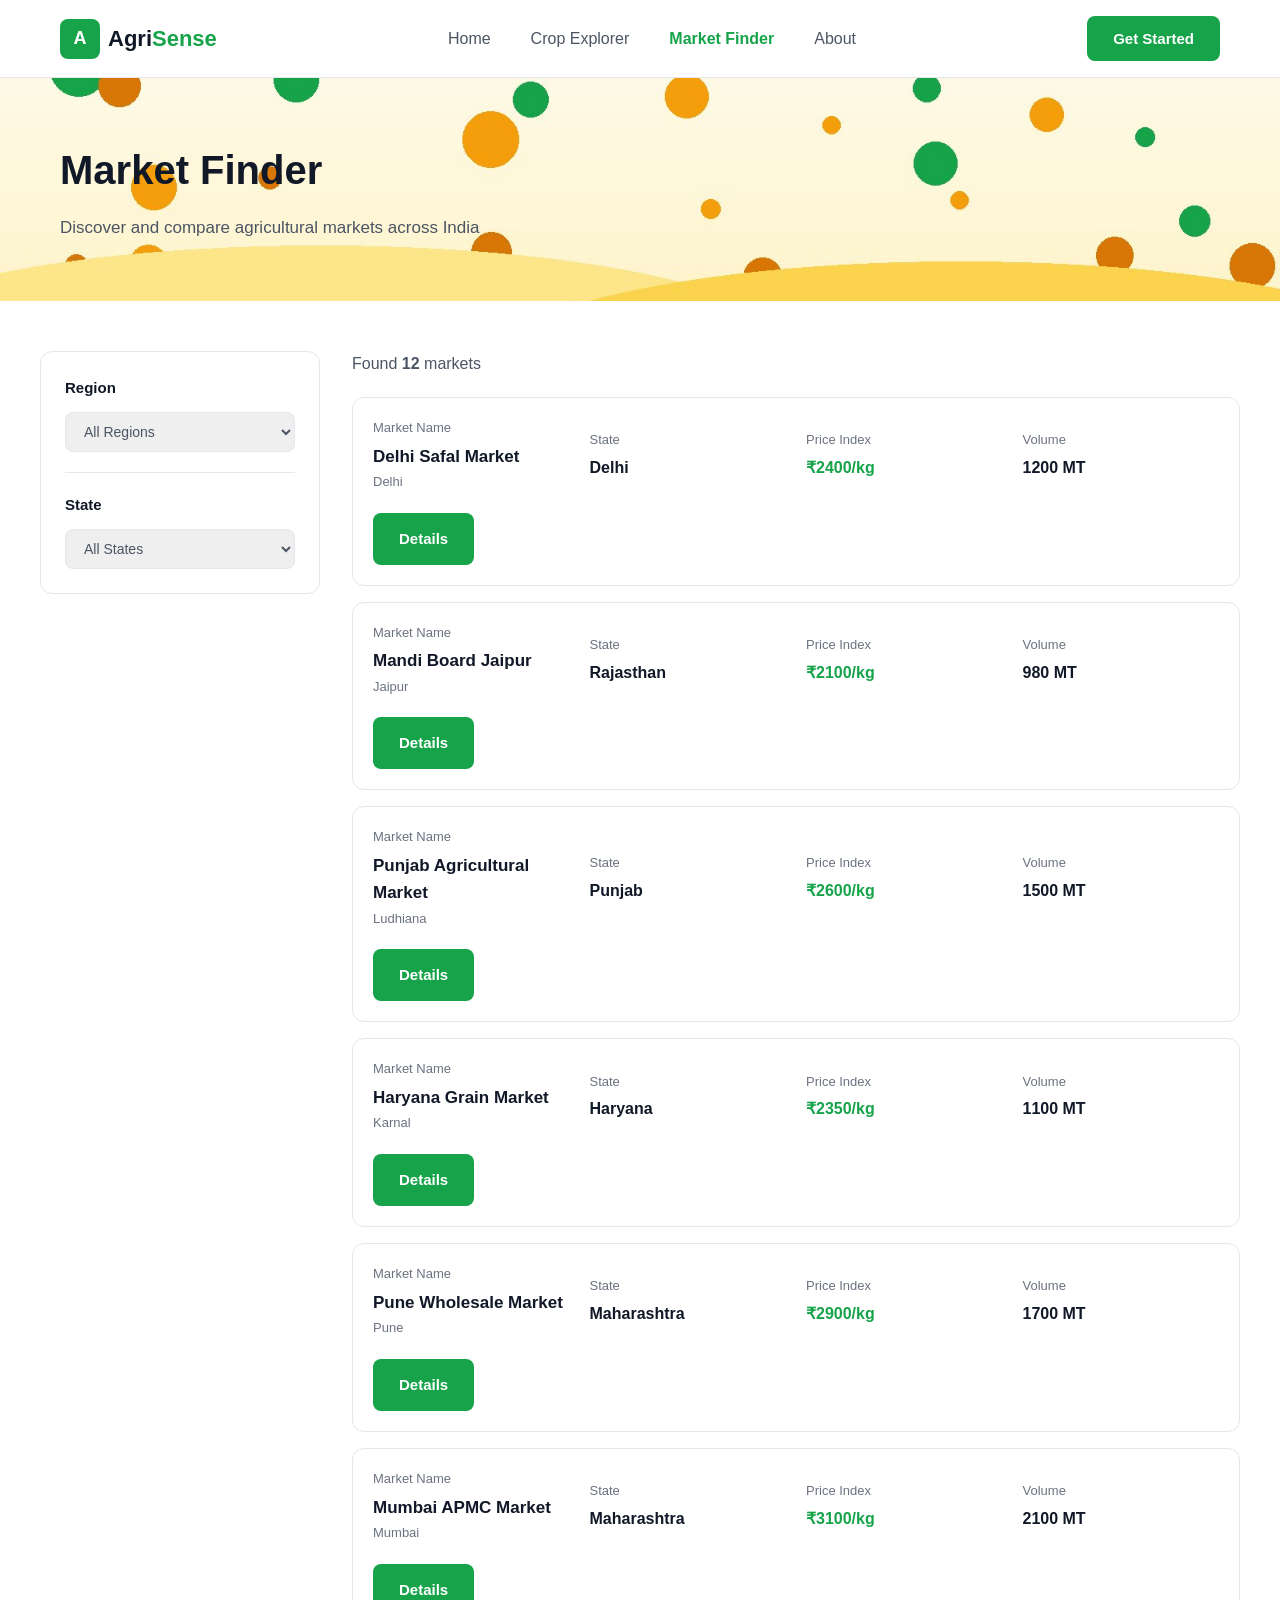
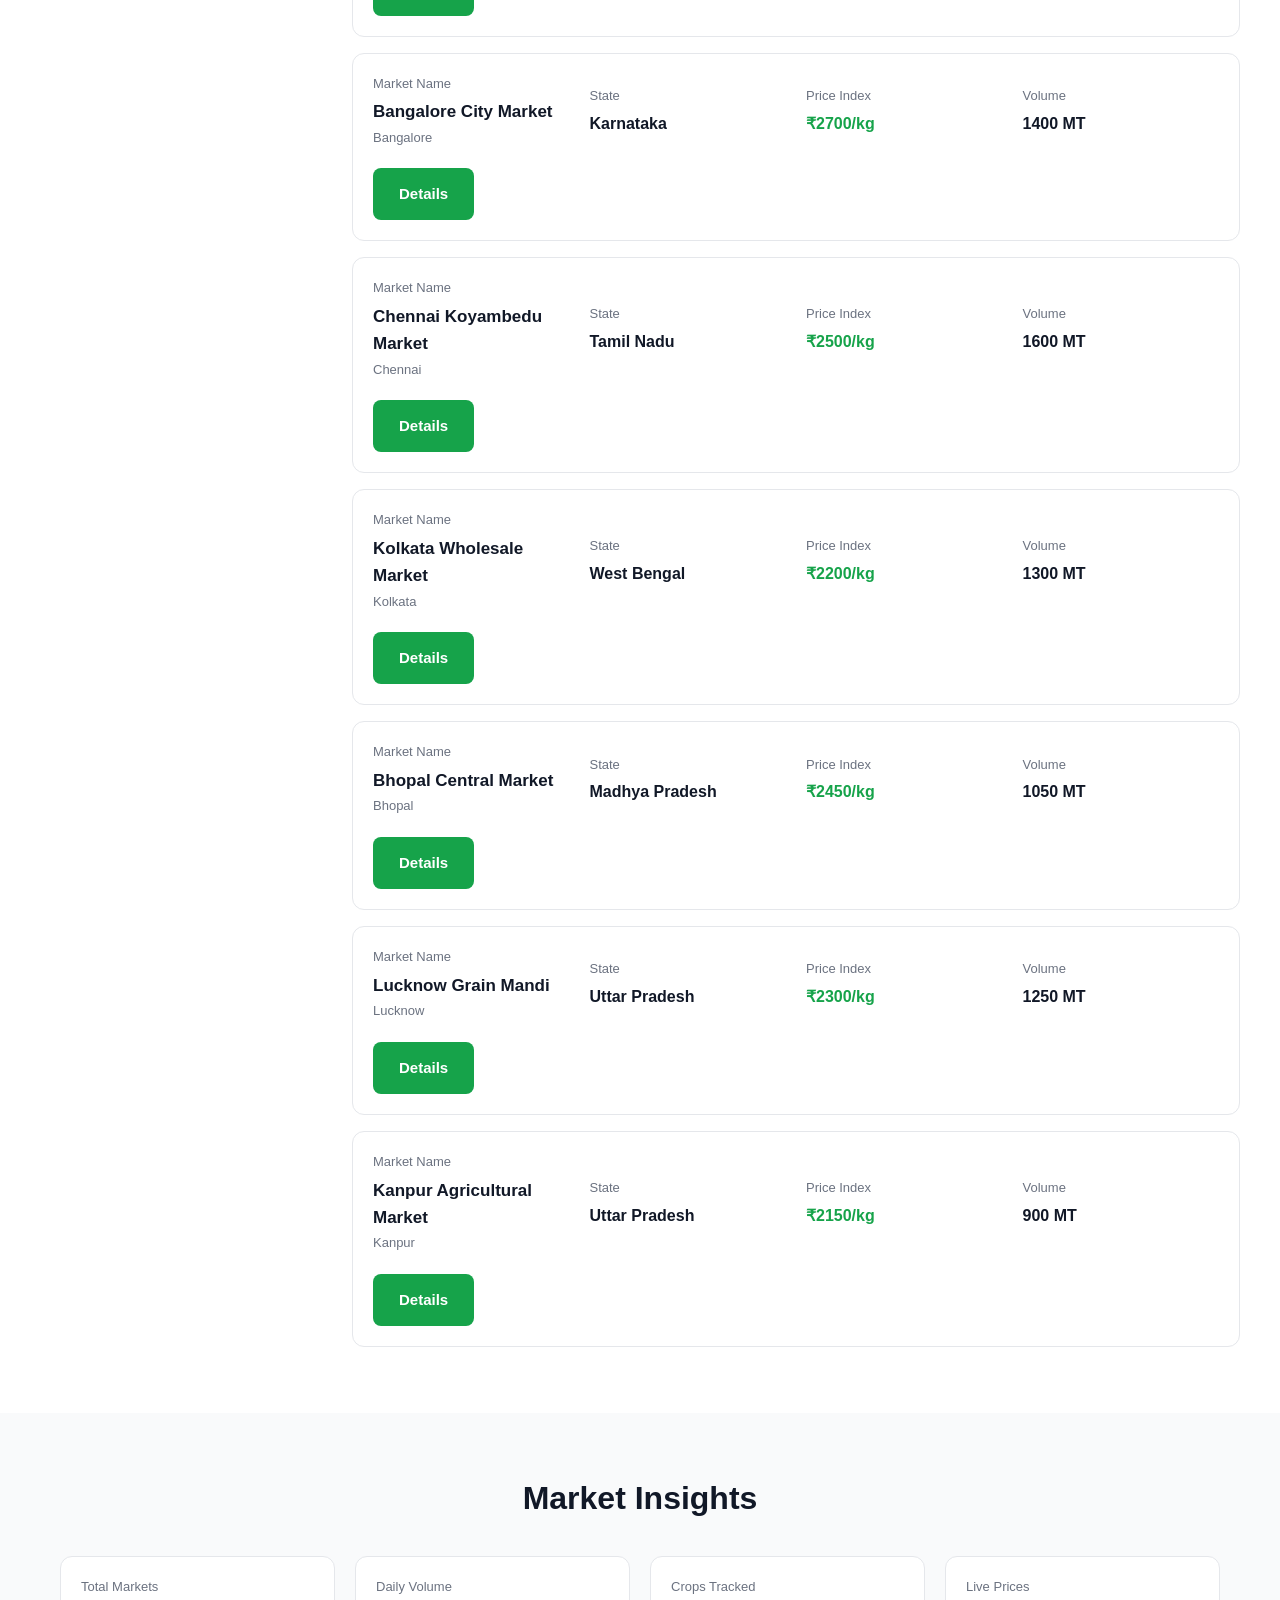
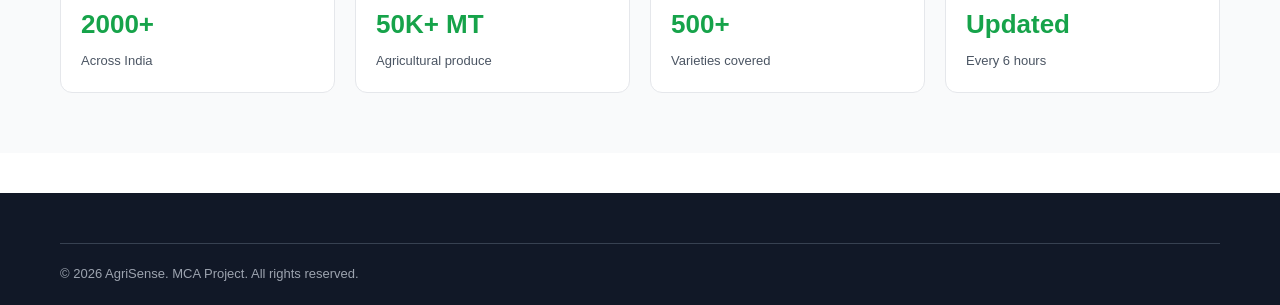
<file: markets.html>
<!DOCTYPE html>
<html lang="en">
<head>
  <meta charset="UTF-8">
  <meta name="viewport" content="width=device-width, initial-scale=1.0">
  <title>Market Finder - AgriSense</title>
  <link rel="stylesheet" href="css/style.css">
</head>
<body>

  <!-- ============ NAVBAR ============ -->
  <header class="navbar">
    <!-- Hidden checkbox that remembers if the mobile menu is open.
         Pure CSS - no JavaScript involved. -->
    <input type="checkbox" id="navToggle" class="navbar-toggle-checkbox">

    <div class="container navbar-inner">

      <a href="index.html" class="navbar-logo">
        <div class="navbar-logo-box">A</div>
        <span class="navbar-logo-text">Agri<span>Sense</span></span>
      </a>

      <nav class="navbar-menu">
        <a href="index.html" class="navbar-link">Home</a>
        <a href="crops.html" class="navbar-link">Crop Explorer</a>
        <a href="markets.html" class="navbar-link active">Market Finder</a>
        <a href="index.html" class="navbar-link">About</a>
      </nav>

      <div class="navbar-actions">
        <button class="btn btn-primary">Get Started</button>
      </div>

      <!-- Clicking this label checks/unchecks #navToggle above -->
      <label for="navToggle" class="navbar-toggle" aria-label="Toggle menu">
        <span class="navbar-toggle-bar"></span>
        <span class="navbar-toggle-bar"></span>
        <span class="navbar-toggle-bar"></span>
      </label>
    </div>

    <div class="navbar-mobile-menu-wrap">
      <div class="container">
        <nav class="navbar-mobile-menu">
          <a href="index.html" class="navbar-mobile-link">Home</a>
          <a href="crops.html" class="navbar-mobile-link">Crop Explorer</a>
          <a href="markets.html" class="navbar-mobile-link">Market Finder</a>
          <a href="index.html" class="navbar-mobile-link">About</a>
          <button class="btn btn-primary btn-full-width">Get Started</button>
        </nav>
      </div>
    </div>
  </header>

  <!-- ============ PAGE HEADER (with banner image) ============ -->
  <section class="page-header page-header-markets">
    <div class="container">
      <h1>Market Finder</h1>
      <p>Discover and compare agricultural markets across India</p>
    </div>
  </section>

  <!-- ============ FILTERS + MARKETS LIST ============ -->
  <!-- Note: this is a plain HTML/CSS page, so the dropdown filters
       below are for visual layout only. Making them actually filter
       the markets would need JavaScript, which this version does not use. -->
  <section class="container page-content">

    <aside class="filter-sidebar">

      <div class="filter-group">
        <h3 class="filter-title">Region</h3>
        <select class="select-input">
          <option>All Regions</option>
          <option>North</option>
          <option>South</option>
          <option>East</option>
          <option>West</option>
          <option>Central</option>
        </select>
      </div>

      <div class="filter-group">
        <h3 class="filter-title">State</h3>
        <select class="select-input">
          <option>All States</option>
          <option>Uttar Pradesh</option>
          <option>Punjab</option>
          <option>Haryana</option>
          <option>Maharashtra</option>
          <option>Rajasthan</option>
          <option>Karnataka</option>
          <option>Tamil Nadu</option>
          <option>West Bengal</option>
          <option>Delhi</option>
          <option>Madhya Pradesh</option>
        </select>
      </div>

    </aside>

    <div class="results-area">

      <div class="results-info-row">
        <p>Found <strong>12</strong> markets</p>
      </div>

      <div>
        <div class="market-card">
          <div class="market-card-row">
            <div class="market-card-cell">
              <p class="market-detail-label">Market Name</p>
              <h3 class="crop-name">Delhi Safal Market</h3>
              <p class="crop-season">Delhi</p>
            </div>
            <div class="market-card-cell">
              <p class="market-detail-label">State</p>
              <p class="market-detail-value">Delhi</p>
            </div>
            <div class="market-card-cell">
              <p class="market-detail-label">Price Index</p>
              <p class="market-price-value">₹2400/kg</p>
            </div>
            <div class="market-card-cell">
              <p class="market-detail-label">Volume</p>
              <p class="market-detail-value">1200 MT</p>
            </div>
            <div class="market-card-cell">
              <a href="#" class="btn btn-primary">Details</a>
            </div>
          </div>
        </div>

        <div class="market-card">
          <div class="market-card-row">
            <div class="market-card-cell">
              <p class="market-detail-label">Market Name</p>
              <h3 class="crop-name">Mandi Board Jaipur</h3>
              <p class="crop-season">Jaipur</p>
            </div>
            <div class="market-card-cell">
              <p class="market-detail-label">State</p>
              <p class="market-detail-value">Rajasthan</p>
            </div>
            <div class="market-card-cell">
              <p class="market-detail-label">Price Index</p>
              <p class="market-price-value">₹2100/kg</p>
            </div>
            <div class="market-card-cell">
              <p class="market-detail-label">Volume</p>
              <p class="market-detail-value">980 MT</p>
            </div>
            <div class="market-card-cell">
              <a href="#" class="btn btn-primary">Details</a>
            </div>
          </div>
        </div>

        <div class="market-card">
          <div class="market-card-row">
            <div class="market-card-cell">
              <p class="market-detail-label">Market Name</p>
              <h3 class="crop-name">Punjab Agricultural Market</h3>
              <p class="crop-season">Ludhiana</p>
            </div>
            <div class="market-card-cell">
              <p class="market-detail-label">State</p>
              <p class="market-detail-value">Punjab</p>
            </div>
            <div class="market-card-cell">
              <p class="market-detail-label">Price Index</p>
              <p class="market-price-value">₹2600/kg</p>
            </div>
            <div class="market-card-cell">
              <p class="market-detail-label">Volume</p>
              <p class="market-detail-value">1500 MT</p>
            </div>
            <div class="market-card-cell">
              <a href="#" class="btn btn-primary">Details</a>
            </div>
          </div>
        </div>

        <div class="market-card">
          <div class="market-card-row">
            <div class="market-card-cell">
              <p class="market-detail-label">Market Name</p>
              <h3 class="crop-name">Haryana Grain Market</h3>
              <p class="crop-season">Karnal</p>
            </div>
            <div class="market-card-cell">
              <p class="market-detail-label">State</p>
              <p class="market-detail-value">Haryana</p>
            </div>
            <div class="market-card-cell">
              <p class="market-detail-label">Price Index</p>
              <p class="market-price-value">₹2350/kg</p>
            </div>
            <div class="market-card-cell">
              <p class="market-detail-label">Volume</p>
              <p class="market-detail-value">1100 MT</p>
            </div>
            <div class="market-card-cell">
              <a href="#" class="btn btn-primary">Details</a>
            </div>
          </div>
        </div>

        <div class="market-card">
          <div class="market-card-row">
            <div class="market-card-cell">
              <p class="market-detail-label">Market Name</p>
              <h3 class="crop-name">Pune Wholesale Market</h3>
              <p class="crop-season">Pune</p>
            </div>
            <div class="market-card-cell">
              <p class="market-detail-label">State</p>
              <p class="market-detail-value">Maharashtra</p>
            </div>
            <div class="market-card-cell">
              <p class="market-detail-label">Price Index</p>
              <p class="market-price-value">₹2900/kg</p>
            </div>
            <div class="market-card-cell">
              <p class="market-detail-label">Volume</p>
              <p class="market-detail-value">1700 MT</p>
            </div>
            <div class="market-card-cell">
              <a href="#" class="btn btn-primary">Details</a>
            </div>
          </div>
        </div>

        <div class="market-card">
          <div class="market-card-row">
            <div class="market-card-cell">
              <p class="market-detail-label">Market Name</p>
              <h3 class="crop-name">Mumbai APMC Market</h3>
              <p class="crop-season">Mumbai</p>
            </div>
            <div class="market-card-cell">
              <p class="market-detail-label">State</p>
              <p class="market-detail-value">Maharashtra</p>
            </div>
            <div class="market-card-cell">
              <p class="market-detail-label">Price Index</p>
              <p class="market-price-value">₹3100/kg</p>
            </div>
            <div class="market-card-cell">
              <p class="market-detail-label">Volume</p>
              <p class="market-detail-value">2100 MT</p>
            </div>
            <div class="market-card-cell">
              <a href="#" class="btn btn-primary">Details</a>
            </div>
          </div>
        </div>

        <div class="market-card">
          <div class="market-card-row">
            <div class="market-card-cell">
              <p class="market-detail-label">Market Name</p>
              <h3 class="crop-name">Bangalore City Market</h3>
              <p class="crop-season">Bangalore</p>
            </div>
            <div class="market-card-cell">
              <p class="market-detail-label">State</p>
              <p class="market-detail-value">Karnataka</p>
            </div>
            <div class="market-card-cell">
              <p class="market-detail-label">Price Index</p>
              <p class="market-price-value">₹2700/kg</p>
            </div>
            <div class="market-card-cell">
              <p class="market-detail-label">Volume</p>
              <p class="market-detail-value">1400 MT</p>
            </div>
            <div class="market-card-cell">
              <a href="#" class="btn btn-primary">Details</a>
            </div>
          </div>
        </div>

        <div class="market-card">
          <div class="market-card-row">
            <div class="market-card-cell">
              <p class="market-detail-label">Market Name</p>
              <h3 class="crop-name">Chennai Koyambedu Market</h3>
              <p class="crop-season">Chennai</p>
            </div>
            <div class="market-card-cell">
              <p class="market-detail-label">State</p>
              <p class="market-detail-value">Tamil Nadu</p>
            </div>
            <div class="market-card-cell">
              <p class="market-detail-label">Price Index</p>
              <p class="market-price-value">₹2500/kg</p>
            </div>
            <div class="market-card-cell">
              <p class="market-detail-label">Volume</p>
              <p class="market-detail-value">1600 MT</p>
            </div>
            <div class="market-card-cell">
              <a href="#" class="btn btn-primary">Details</a>
            </div>
          </div>
        </div>

        <div class="market-card">
          <div class="market-card-row">
            <div class="market-card-cell">
              <p class="market-detail-label">Market Name</p>
              <h3 class="crop-name">Kolkata Wholesale Market</h3>
              <p class="crop-season">Kolkata</p>
            </div>
            <div class="market-card-cell">
              <p class="market-detail-label">State</p>
              <p class="market-detail-value">West Bengal</p>
            </div>
            <div class="market-card-cell">
              <p class="market-detail-label">Price Index</p>
              <p class="market-price-value">₹2200/kg</p>
            </div>
            <div class="market-card-cell">
              <p class="market-detail-label">Volume</p>
              <p class="market-detail-value">1300 MT</p>
            </div>
            <div class="market-card-cell">
              <a href="#" class="btn btn-primary">Details</a>
            </div>
          </div>
        </div>

        <div class="market-card">
          <div class="market-card-row">
            <div class="market-card-cell">
              <p class="market-detail-label">Market Name</p>
              <h3 class="crop-name">Bhopal Central Market</h3>
              <p class="crop-season">Bhopal</p>
            </div>
            <div class="market-card-cell">
              <p class="market-detail-label">State</p>
              <p class="market-detail-value">Madhya Pradesh</p>
            </div>
            <div class="market-card-cell">
              <p class="market-detail-label">Price Index</p>
              <p class="market-price-value">₹2450/kg</p>
            </div>
            <div class="market-card-cell">
              <p class="market-detail-label">Volume</p>
              <p class="market-detail-value">1050 MT</p>
            </div>
            <div class="market-card-cell">
              <a href="#" class="btn btn-primary">Details</a>
            </div>
          </div>
        </div>

        <div class="market-card">
          <div class="market-card-row">
            <div class="market-card-cell">
              <p class="market-detail-label">Market Name</p>
              <h3 class="crop-name">Lucknow Grain Mandi</h3>
              <p class="crop-season">Lucknow</p>
            </div>
            <div class="market-card-cell">
              <p class="market-detail-label">State</p>
              <p class="market-detail-value">Uttar Pradesh</p>
            </div>
            <div class="market-card-cell">
              <p class="market-detail-label">Price Index</p>
              <p class="market-price-value">₹2300/kg</p>
            </div>
            <div class="market-card-cell">
              <p class="market-detail-label">Volume</p>
              <p class="market-detail-value">1250 MT</p>
            </div>
            <div class="market-card-cell">
              <a href="#" class="btn btn-primary">Details</a>
            </div>
          </div>
        </div>

        <div class="market-card">
          <div class="market-card-row">
            <div class="market-card-cell">
              <p class="market-detail-label">Market Name</p>
              <h3 class="crop-name">Kanpur Agricultural Market</h3>
              <p class="crop-season">Kanpur</p>
            </div>
            <div class="market-card-cell">
              <p class="market-detail-label">State</p>
              <p class="market-detail-value">Uttar Pradesh</p>
            </div>
            <div class="market-card-cell">
              <p class="market-detail-label">Price Index</p>
              <p class="market-price-value">₹2150/kg</p>
            </div>
            <div class="market-card-cell">
              <p class="market-detail-label">Volume</p>
              <p class="market-detail-value">900 MT</p>
            </div>
            <div class="market-card-cell">
              <a href="#" class="btn btn-primary">Details</a>
            </div>
          </div>
        </div>
      </div>

    </div>

  </section>

  <!-- ============ MARKET INSIGHTS ============ -->
  <section class="section section-light">
    <div class="container">
      <h2 style="text-align:center; margin-bottom: 32px;">Market Insights</h2>

      <div class="insights-list">
        <div class="insight-card">
          <p class="insight-label">Total Markets</p>
          <p class="insight-number">2000+</p>
          <p class="insight-sub">Across India</p>
        </div>
        <div class="insight-card">
          <p class="insight-label">Daily Volume</p>
          <p class="insight-number">50K+ MT</p>
          <p class="insight-sub">Agricultural produce</p>
        </div>
        <div class="insight-card">
          <p class="insight-label">Crops Tracked</p>
          <p class="insight-number">500+</p>
          <p class="insight-sub">Varieties covered</p>
        </div>
        <div class="insight-card">
          <p class="insight-label">Live Prices</p>
          <p class="insight-number">Updated</p>
          <p class="insight-sub">Every 6 hours</p>
        </div>
      </div>
    </div>
  </section>

  <!-- ============ FOOTER ============ -->
  <footer class="footer">
    <div class="container">
      <div class="footer-bottom">
        <p>&copy; 2026 AgriSense. MCA Project. All rights reserved.</p>
      </div>
    </div>
  </footer>

</body>
</html>
</file>
<file: css/style.css>
/* =====================================================
   AGRISENSE - MAIN STYLESHEET
   Simple, beginner-friendly CSS.
   Only flexbox is used for layout (no CSS grid).
   Colors are kept in one place (below) so they are
   easy to find and change.
===================================================== */

/* -----------------------------------------------------
   1. COLORS (change these to re-theme the whole site)
----------------------------------------------------- */
:root {
  --color-primary: #16a34a;       /* main green */
  --color-primary-dark: #15803d;  /* darker green for hover */
  --color-primary-light: #f0fdf4; /* very light green background */

  --color-secondary: #f59e0b;     /* amber / orange accent */
  --color-secondary-dark: #d97706;

  --color-text-dark: #111827;     /* headings */
  --color-text-gray: #4b5563;     /* normal paragraph text */
  --color-text-light: #6b7280;    /* small / muted text */

  --color-bg-white: #ffffff;
  --color-bg-light: #f9fafb;
  --color-border: #e5e7eb;

  --color-footer-bg: #111827;
  --color-footer-text: #9ca3af;
}

/* -----------------------------------------------------
   2. RESET / BASE STYLES
----------------------------------------------------- */
* {
  margin: 0;
  padding: 0;
  box-sizing: border-box;
}

body {
  font-family: Arial, Helvetica, sans-serif;
  color: var(--color-text-gray);
  background-color: var(--color-bg-white);
  line-height: 1.6;
}

h1, h2, h3, h4 {
  color: var(--color-text-dark);
  font-weight: 700;
  margin-bottom: 12px;
}

h1 { font-size: 40px; }
h2 { font-size: 32px; }
h3 { font-size: 20px; }
h4 { font-size: 18px; }

a {
  text-decoration: none;
  color: inherit;
}

ul {
  list-style: none;
}

img {
  max-width: 100%;
}

/* -----------------------------------------------------
   3. LAYOUT HELPERS
----------------------------------------------------- */
.container {
  max-width: 1200px;
  margin: 0 auto;
  padding: 0 20px;
}

.section {
  padding: 60px 0;
}

.section-light {
  background-color: var(--color-bg-light);
}

.section-heading {
  text-align: center;
  margin-bottom: 40px;
}

.section-heading p {
  max-width: 600px;
  margin: 0 auto;
  font-size: 17px;
}

/* -----------------------------------------------------
   4. BUTTONS
----------------------------------------------------- */
.btn {
  display: inline-block;
  padding: 12px 24px;
  border-radius: 8px;
  font-weight: 600;
  font-size: 15px;
  cursor: pointer;
  border: 2px solid transparent;
  transition: background-color 0.2s ease;
}

.btn-primary {
  background-color: var(--color-primary);
  color: var(--color-bg-white);
}

.btn-primary:hover {
  background-color: var(--color-primary-dark);
}

.btn-outline {
  background-color: transparent;
  color: var(--color-primary);
  border-color: var(--color-primary);
}

.btn-outline:hover {
  background-color: var(--color-primary-light);
}

.btn-secondary {
  background-color: var(--color-secondary);
  color: var(--color-bg-white);
}

.btn-secondary:hover {
  background-color: var(--color-secondary-dark);
}

.btn-full-width {
  width: 100%;
  text-align: center;
}

/* -----------------------------------------------------
   5. NAVBAR
----------------------------------------------------- */
.navbar {
  background-color: var(--color-bg-white);
  border-bottom: 1px solid var(--color-border);
  position: sticky;
  top: 0;
  z-index: 100;
}

.navbar-inner {
  display: flex;
  align-items: center;
  justify-content: space-between;
  padding-top: 16px;
  padding-bottom: 16px;
}

.navbar-logo {
  display: flex;
  align-items: center;
  gap: 8px;
}

.navbar-logo-box {
  width: 40px;
  height: 40px;
  background-color: var(--color-primary);
  border-radius: 8px;
  display: flex;
  align-items: center;
  justify-content: center;
  color: var(--color-bg-white);
  font-weight: 700;
  font-size: 18px;
}

.navbar-logo-text {
  font-size: 22px;
  font-weight: 700;
  color: var(--color-text-dark);
}

.navbar-logo-text span {
  color: var(--color-primary);
}

.navbar-menu {
  display: flex;
  align-items: center;
  gap: 8px;
}

.navbar-link {
  padding: 8px 16px;
  border-radius: 8px;
  color: var(--color-text-gray);
  font-weight: 500;
}

.navbar-link:hover {
  background-color: var(--color-primary-light);
  color: var(--color-primary);
}

.navbar-link.active {
  color: var(--color-primary);
  font-weight: 700;
}

.navbar-actions {
  display: flex;
  align-items: center;
  gap: 12px;
}

/* Hamburger button - hidden on desktop, shown on mobile.
   This is a <label> for the hidden checkbox below, so it
   works with pure CSS (no JavaScript needed). */
.navbar-toggle {
  display: none;
  flex-direction: column;
  gap: 5px;
  background: none;
  border: none;
  cursor: pointer;
  padding: 8px;
}

.navbar-toggle-bar {
  width: 24px;
  height: 3px;
  background-color: var(--color-text-dark);
  border-radius: 2px;
}

/* Hidden checkbox that remembers "menu open / closed".
   Clicking the label above (.navbar-toggle) checks/unchecks it. */
.navbar-toggle-checkbox {
  display: none;
}

/* Mobile dropdown menu - hidden by default */
.navbar-mobile-menu {
  display: none;
  flex-direction: column;
  gap: 8px;
  padding: 16px 0;
  border-top: 1px solid var(--color-border);
}

/* When the hidden checkbox is checked, show the mobile menu.
   This is pure CSS - no JavaScript involved. */
.navbar-toggle-checkbox:checked ~ .navbar-mobile-menu-wrap .navbar-mobile-menu {
  display: flex;
}

.navbar-mobile-link {
  padding: 10px 16px;
  border-radius: 8px;
  color: var(--color-text-gray);
  font-weight: 500;
}

.navbar-mobile-link:hover {
  background-color: var(--color-primary-light);
  color: var(--color-primary);
}

/* -----------------------------------------------------
   6. HERO SECTION (home page top banner)
----------------------------------------------------- */
.hero {
  background-color: var(--color-primary-light);
  padding: 70px 0;
}

.hero-inner {
  display: flex;
  flex-wrap: wrap;
  align-items: center;
  gap: 40px;
}

.hero-content {
  flex: 1 1 450px;
}

.hero-tag {
  color: var(--color-primary);
  font-weight: 700;
  margin-bottom: 8px;
}

.hero-title {
  font-size: 44px;
  margin-bottom: 20px;
}

.hero-text {
  font-size: 17px;
  margin-bottom: 28px;
}

.hero-buttons {
  display: flex;
  flex-wrap: wrap;
  gap: 16px;
  margin-bottom: 40px;
}

.hero-stats {
  display: flex;
  flex-wrap: wrap;
  gap: 24px;
  border-top: 1px solid var(--color-border);
  padding-top: 24px;
}

.hero-stat-number {
  font-size: 26px;
  font-weight: 700;
  color: var(--color-primary);
}

.hero-stat-label {
  font-size: 14px;
  color: var(--color-text-light);
}

.hero-image-box {
  flex: 1 1 400px;
  border-radius: 16px;
  overflow: hidden;
}

/* The actual banner picture inside the hero box */
.hero-image-box img {
  width: 100%;
  height: 100%;
  min-height: 320px;
  display: block;
  object-fit: cover;
  border-radius: 16px;
}

/* -----------------------------------------------------
   7. FEATURES SECTION (feature cards)
----------------------------------------------------- */
.features-list {
  display: flex;
  flex-wrap: wrap;
  gap: 24px;
}

.feature-card {
  flex: 1 1 300px;
  background-color: var(--color-bg-white);
  border: 1px solid var(--color-border);
  border-radius: 12px;
  padding: 28px;
}

.feature-icon {
  font-size: 40px;
  margin-bottom: 16px;
}

.feature-title {
  margin-bottom: 8px;
}

/* -----------------------------------------------------
   8. CROP CARD (used on home page and crop explorer)
----------------------------------------------------- */
.crops-list {
  display: flex;
  flex-wrap: wrap;
  gap: 24px;
}

.crop-card {
  flex: 1 1 280px;
  max-width: 340px;
  background-color: var(--color-bg-white);
  border: 1px solid var(--color-border);
  border-radius: 12px;
  padding: 20px;
}

.crop-card-top {
  display: flex;
  align-items: center;
  gap: 12px;
  margin-bottom: 16px;
}

.crop-icon-box {
  width: 48px;
  height: 48px;
  background-color: var(--color-primary-light);
  border-radius: 10px;
  display: flex;
  align-items: center;
  justify-content: center;
  font-size: 24px;
}

.crop-name {
  font-size: 17px;
  margin-bottom: 2px;
}

.crop-season {
  font-size: 13px;
  color: var(--color-text-light);
}

.crop-price-row {
  display: flex;
  justify-content: space-between;
  align-items: center;
  margin-bottom: 8px;
}

.crop-price-label {
  font-size: 14px;
}

.crop-price-value {
  font-weight: 700;
  color: var(--color-primary);
}

/* simple progress bar showing price change */
.crop-progress-track {
  width: 100%;
  height: 8px;
  background-color: var(--color-border);
  border-radius: 8px;
  margin-bottom: 8px;
}

.crop-progress-fill {
  height: 8px;
  background-color: var(--color-primary);
  border-radius: 8px;
}

.crop-trend-row {
  display: flex;
  justify-content: space-between;
  font-size: 13px;
  margin-bottom: 16px;
}

.crop-trend-up {
  color: #16a34a;
  font-weight: 600;
}

.crop-trend-down {
  color: #dc2626;
  font-weight: 600;
}

.crop-extra-row {
  display: flex;
  justify-content: space-between;
  border-top: 1px solid var(--color-border);
  padding-top: 14px;
  margin-bottom: 16px;
}

.crop-extra-label {
  font-size: 12px;
  color: var(--color-text-light);
}

.crop-extra-value {
  font-weight: 600;
  color: var(--color-text-dark);
}

/* -----------------------------------------------------
   9. CTA SECTION (call to action banner)
----------------------------------------------------- */
.cta-section {
  background-color: var(--color-primary);
  padding: 60px 0;
  text-align: center;
  color: var(--color-bg-white);
}

.cta-section h2 {
  color: var(--color-bg-white);
}

.cta-section p {
  color: #dcfce7;
  max-width: 600px;
  margin: 0 auto 24px auto;
}

.cta-buttons {
  display: flex;
  flex-wrap: wrap;
  justify-content: center;
  gap: 16px;
}

.cta-buttons .btn-primary {
  background-color: var(--color-bg-white);
  color: var(--color-primary);
}

.cta-buttons .btn-primary:hover {
  background-color: var(--color-primary-light);
}

.cta-buttons .btn-outline {
  border-color: var(--color-bg-white);
  color: var(--color-bg-white);
}

.cta-buttons .btn-outline:hover {
  background-color: var(--color-primary-dark);
}

/* -----------------------------------------------------
   10. TESTIMONIALS SECTION
----------------------------------------------------- */
.testimonials-list {
  display: flex;
  flex-wrap: wrap;
  gap: 24px;
}

.testimonial-card {
  flex: 1 1 300px;
  background-color: var(--color-bg-white);
  border: 1px solid var(--color-border);
  border-radius: 12px;
  padding: 24px;
}

.testimonial-stars {
  color: #facc15;
  font-size: 16px;
  margin-bottom: 12px;
}

.testimonial-text {
  margin-bottom: 16px;
  font-style: italic;
}

.testimonial-author {
  display: flex;
  align-items: center;
  gap: 12px;
}

.testimonial-avatar {
  width: 40px;
  height: 40px;
  background-color: var(--color-primary-light);
  border-radius: 50%;
  display: flex;
  align-items: center;
  justify-content: center;
}

.testimonial-name {
  font-weight: 600;
  color: var(--color-text-dark);
  font-size: 14px;
}

.testimonial-location {
  font-size: 13px;
  color: var(--color-text-light);
}

/* -----------------------------------------------------
   11. FOOTER
----------------------------------------------------- */
.footer {
  background-color: var(--color-footer-bg);
  color: var(--color-footer-text);
  padding: 50px 0 20px 0;
  margin-top: 40px;
}

.footer-top {
  display: flex;
  flex-wrap: wrap;
  gap: 32px;
  margin-bottom: 32px;
}

.footer-column {
  flex: 1 1 200px;
}

.footer-brand {
  display: flex;
  align-items: center;
  gap: 8px;
  margin-bottom: 12px;
}

.footer-brand-text {
  color: var(--color-bg-white);
  font-size: 18px;
  font-weight: 700;
}

.footer-heading {
  color: var(--color-bg-white);
  font-size: 15px;
  margin-bottom: 14px;
}

.footer-column ul li {
  margin-bottom: 10px;
  font-size: 14px;
}

.footer-column ul li a:hover {
  color: var(--color-primary);
}

.footer-bottom {
  border-top: 1px solid #374151;
  padding-top: 20px;
  display: flex;
  flex-wrap: wrap;
  justify-content: space-between;
  align-items: center;
  gap: 12px;
  font-size: 13px;
}

/* -----------------------------------------------------
   12. PAGE HEADER (used on Crop Explorer & Market Finder)
----------------------------------------------------- */
.page-header {
  background-color: var(--color-primary-light);
  background-size: cover;
  background-position: center;
  padding: 60px 0;
}

.page-header p {
  font-size: 17px;
}

/* Different banner picture for each page */
.page-header-crops {
  background-image: url("../images/banner-crops.jpg");
}

.page-header-markets {
  background-image: url("../images/banner-markets.jpg");
}

/* -----------------------------------------------------
   13. FILTER SIDEBAR + PAGE CONTENT LAYOUT
----------------------------------------------------- */
.page-content {
  display: flex;
  flex-wrap: wrap;
  gap: 32px;
  padding: 50px 0;
}

.filter-sidebar {
  flex: 1 1 260px;
  max-width: 280px;
  background-color: var(--color-bg-white);
  border: 1px solid var(--color-border);
  border-radius: 12px;
  padding: 24px;
  align-self: flex-start;
}

.filter-group {
  border-top: 1px solid var(--color-border);
  padding-top: 20px;
  margin-top: 20px;
}

.filter-group:first-child {
  border-top: none;
  padding-top: 0;
  margin-top: 0;
}

.filter-title {
  font-size: 15px;
  margin-bottom: 12px;
}

.search-input,
.select-input {
  width: 100%;
  padding: 10px 14px;
  border: 1px solid var(--color-border);
  border-radius: 8px;
  font-size: 14px;
  color: var(--color-text-gray);
}

.radio-option {
  display: flex;
  align-items: center;
  gap: 8px;
  margin-bottom: 10px;
  cursor: pointer;
  font-size: 14px;
}

.radio-option input {
  width: 16px;
  height: 16px;
}

.results-area {
  flex: 3 1 600px;
}

.results-info-row {
  display: flex;
  flex-wrap: wrap;
  justify-content: space-between;
  align-items: center;
  gap: 12px;
  margin-bottom: 20px;
}

.no-results {
  text-align: center;
  padding: 50px 0;
}

.no-results p {
  margin-bottom: 16px;
  font-size: 17px;
}

/* -----------------------------------------------------
   14. MARKET CARD (Market Finder page)
----------------------------------------------------- */
.market-card {
  background-color: var(--color-bg-white);
  border: 1px solid var(--color-border);
  border-radius: 12px;
  padding: 20px;
  margin-bottom: 16px;
}

.market-card-row {
  display: flex;
  flex-wrap: wrap;
  gap: 20px;
  align-items: center;
}

.market-card-cell {
  flex: 1 1 160px;
}

.market-detail-label {
  font-size: 13px;
  color: var(--color-text-light);
  margin-bottom: 4px;
}

.market-detail-value {
  font-weight: 600;
  color: var(--color-text-dark);
}

.market-price-value {
  font-weight: 700;
  color: var(--color-primary);
}

/* -----------------------------------------------------
   15. MARKET INSIGHTS STATS (bottom of Market Finder page)
----------------------------------------------------- */
.insights-list {
  display: flex;
  flex-wrap: wrap;
  gap: 20px;
}

.insight-card {
  flex: 1 1 220px;
  background-color: var(--color-bg-white);
  border: 1px solid var(--color-border);
  border-radius: 12px;
  padding: 20px;
}

.insight-label {
  font-size: 13px;
  color: var(--color-text-light);
  margin-bottom: 6px;
}

.insight-number {
  font-size: 26px;
  font-weight: 700;
  color: var(--color-primary);
  margin-bottom: 6px;
}

.insight-sub {
  font-size: 13px;
}

/* -----------------------------------------------------
   16. RESPONSIVE - MOBILE STYLES
----------------------------------------------------- */
@media (max-width: 768px) {
  .navbar-menu,
  .navbar-actions {
    display: none;
  }

  .navbar-toggle {
    display: flex;
  }

  h1 { font-size: 30px; }
  h2 { font-size: 26px; }

  .hero-title {
    font-size: 32px;
  }
}
</file>
